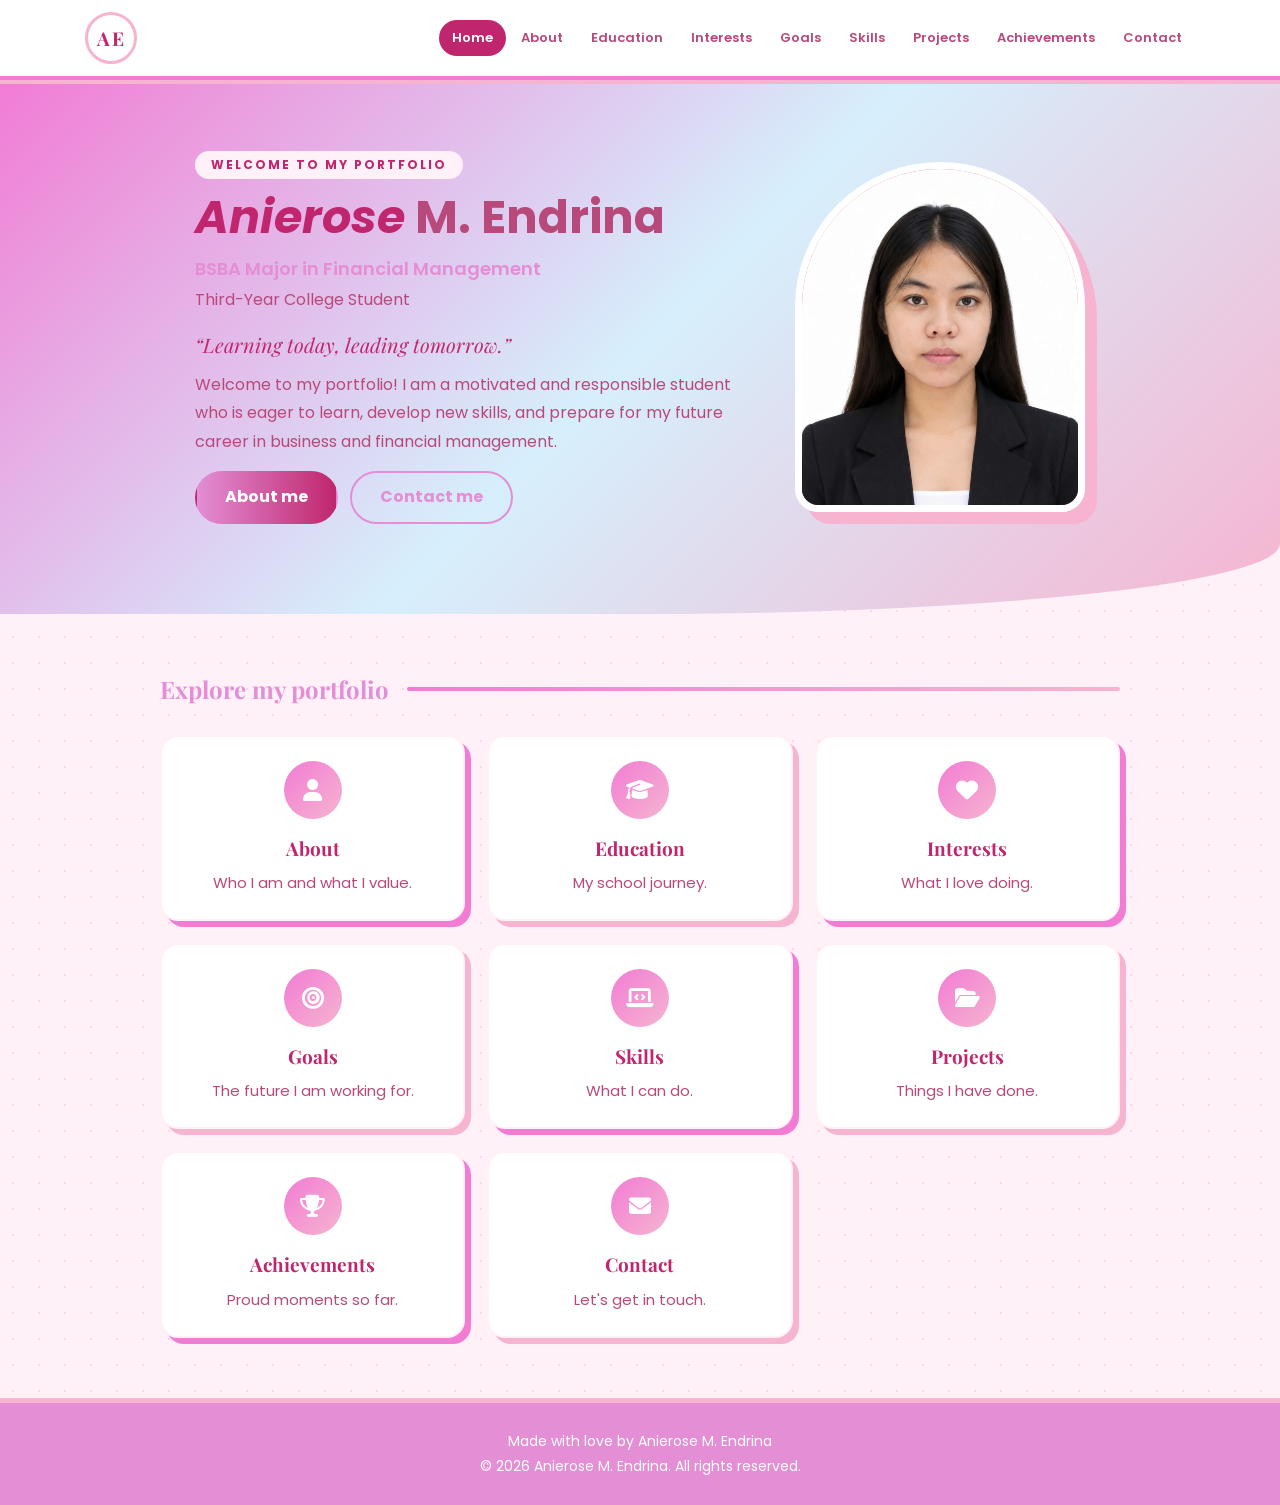
<file: index.html>
<!DOCTYPE html>
<html lang="en">
<head>
  <meta charset="UTF-8">
  <meta name="viewport" content="width=device-width, initial-scale=1.0">
  <title>Home | Anierose M. Endrina</title>
  <link rel="preconnect" href="https://fonts.googleapis.com">
  <link rel="preconnect" href="https://fonts.gstatic.com" crossorigin>
  <link href="https://fonts.googleapis.com/css2?family=Playfair+Display:wght@600;700&family=Poppins:wght@400;500;600&display=swap" rel="stylesheet">
  <link rel="stylesheet" href="https://cdnjs.cloudflare.com/ajax/libs/font-awesome/6.5.0/css/all.min.css">
  <link rel="stylesheet" href="style.css">
</head>
<body>
  <header>
    <nav>
      <a href="index.html" class="logo">AE</a>
      <ul><li><a href="index.html" class="active">Home</a></li><li><a href="about.html">About</a></li><li><a href="education.html">Education</a></li><li><a href="interests.html">Interests</a></li><li><a href="goals.html">Goals</a></li><li><a href="skills.html">Skills</a></li><li><a href="projects.html">Projects</a></li><li><a href="achievements.html">Achievements</a></li><li><a href="contact.html">Contact</a></li></ul>
    </nav>
  </header>
  <div class="hero">
    <div class="hero-text">
      <span class="tag">Welcome to my portfolio</span>
      <h1><em>Anierose</em> M. Endrina</h1>
      <p class="sub">BSBA Major in Financial Management</p>
      <p class="small">Third-Year College Student</p>
      <p class="motto">&ldquo;Learning today, leading tomorrow.&rdquo;</p>
      <p>Welcome to my portfolio! I am a motivated and responsible student who is eager to learn, develop new skills, and prepare for my future career in business and financial management.</p>
      <div class="btns"><a href="about.html" class="button">About me</a><a href="contact.html" class="button ghost">Contact me</a></div>
    </div>
    <div class="photo "><img src="./images/77c08b22-f913-43d9-b698-185d0fe3634a.jfif" alt="CR"></div>
  </div>
  <main>
    <section>
<h2 class="major ">Explore my portfolio</h2>
<div class="cards c3"><a class="card link" href="about.html">
  <i class="fa-solid fa-user"></i><h3>About</h3><p>Who I am and what I value.</p></a><a class="card link" href="education.html"><i class="fa-solid fa-graduation-cap"></i><h3>Education</h3><p>My school journey.</p></a><a class="card link" href="interests.html"><i class="fa-solid fa-heart"></i><h3>Interests</h3><p>What I love doing.</p></a><a class="card link" href="goals.html"><i class="fa-solid fa-bullseye"></i><h3>Goals</h3><p>The future I am working for.</p></a><a class="card link" href="skills.html"><i class="fa-solid fa-laptop-code"></i><h3>Skills</h3><p>What I can do.</p></a><a class="card link" href="projects.html"><i class="fa-solid fa-folder-open"></i><h3>Projects</h3><p>Things I have done.</p></a><a class="card link" href="achievements.html"><i class="fa-solid fa-trophy"></i><h3>Achievements</h3><p>Proud moments so far.</p></a><a class="card link" href="contact.html"><i class="fa-solid fa-envelope"></i><h3>Contact</h3><p>Let's get in touch.</p></a></div>
    </section>
  </main>
  <footer>
    <p>Made with love by Anierose M. Endrina</p>
    <p>&copy; 2026 Anierose M. Endrina. All rights reserved.</p>
  </footer>
</body>
</html>
</file>
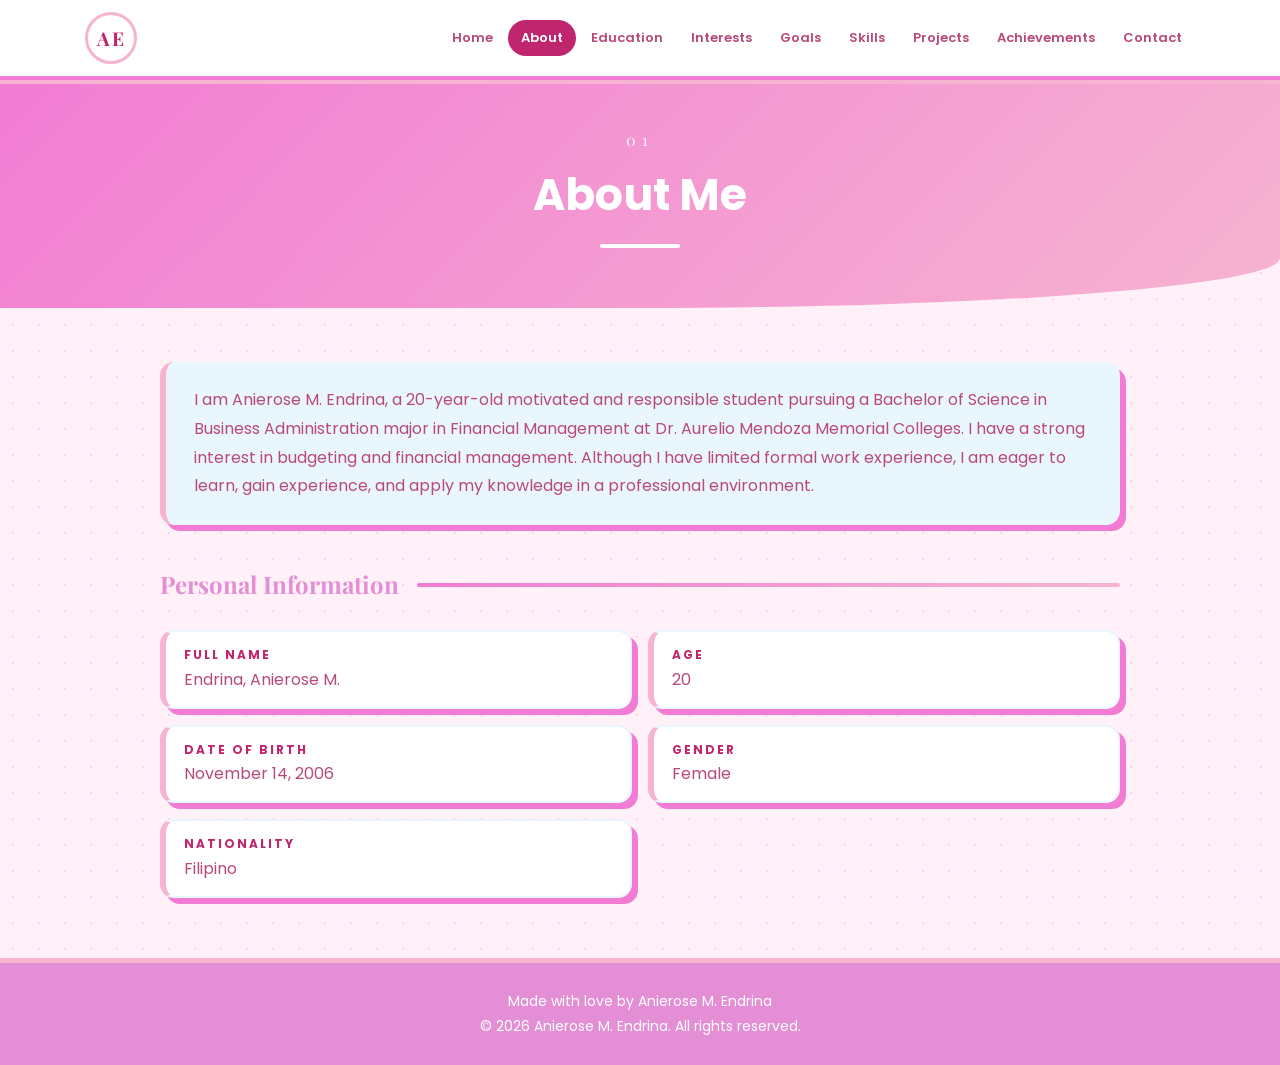
<file: about.html>
<!DOCTYPE html>
<html lang="en">
<head>
  <meta charset="UTF-8">
  <meta name="viewport" content="width=device-width, initial-scale=1.0">
  <title>About | Anierose M. Endrina</title>
  <link rel="preconnect" href="https://fonts.googleapis.com">
  <link rel="preconnect" href="https://fonts.gstatic.com" crossorigin>
  <link href="https://fonts.googleapis.com/css2?family=Playfair+Display:wght@600;700&family=Poppins:wght@400;500;600&display=swap" rel="stylesheet">
  <link rel="stylesheet" href="https://cdnjs.cloudflare.com/ajax/libs/font-awesome/6.5.0/css/all.min.css">
  <link rel="stylesheet" href="style.css">
</head>
<body>
  <header>
    <nav>
      <a href="index.html" class="logo">AE</a>
      <ul><li><a href="index.html">Home</a></li><li><a href="about.html" class="active">About</a></li><li><a href="education.html">Education</a></li><li><a href="interests.html">Interests</a></li><li><a href="goals.html">Goals</a></li><li><a href="skills.html">Skills</a></li><li><a href="projects.html">Projects</a></li><li><a href="achievements.html">Achievements</a></li><li><a href="contact.html">Contact</a></li></ul>
    </nav>
  </header>
<div class="page-head"><span class="num">01</span><h1>About Me</h1><div class="line"></div></div>  <main>
    <section>
<div class="panel"><p>I am Anierose M. Endrina, a 20-year-old motivated and responsible student pursuing a Bachelor of Science in Business Administration major in Financial Management at Dr. Aurelio Mendoza Memorial Colleges. I have a strong interest in budgeting and financial management. Although I have limited formal work experience, I am eager to learn, gain experience, and apply my knowledge in a professional environment.</p></div>
<h2 class="major gap">Personal Information</h2>
<div class="info"><div class="row"><b>Full Name</b><span>Endrina, Anierose M.</span></div><div class="row"><b>Age</b><span>20</span></div><div class="row"><b>Date of Birth</b><span>November 14, 2006</span></div><div class="row"><b>Gender</b><span>Female</span></div><div class="row"><b>Nationality</b><span>Filipino</span></div></div>
    </section>
  </main>
  <footer>
    <p>Made with love by Anierose M. Endrina</p>
    <p>&copy; 2026 Anierose M. Endrina. All rights reserved.</p>
  </footer>
</body>
</html>
</file>
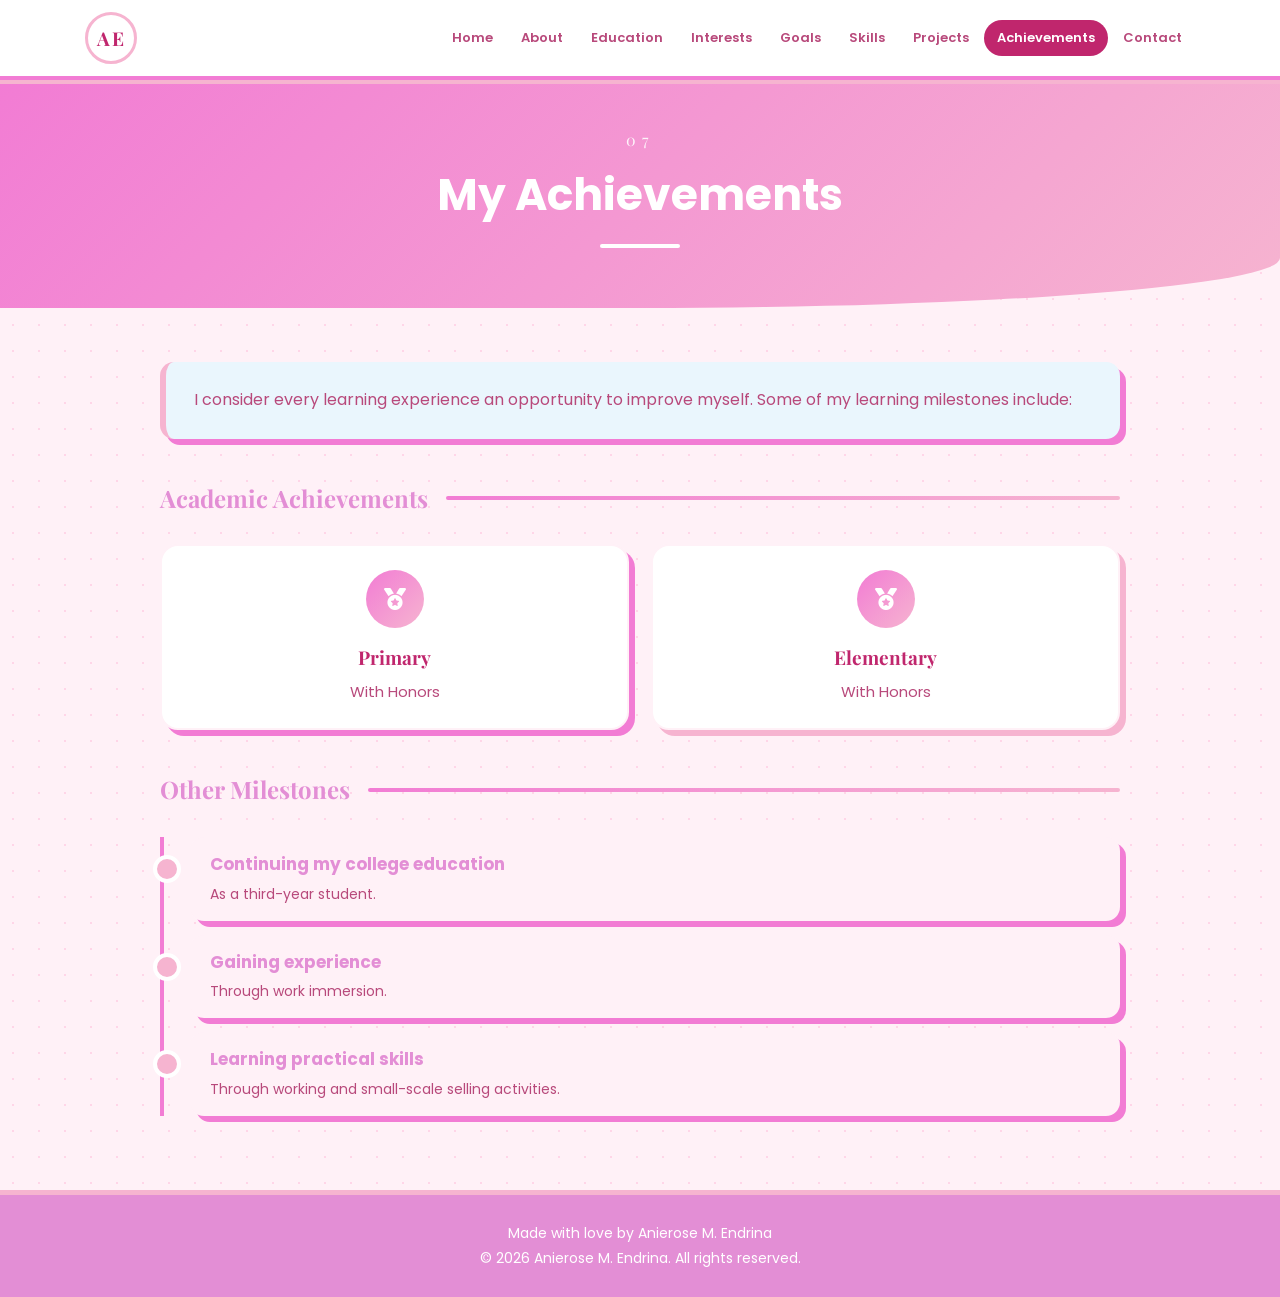
<file: achievements.html>
<!DOCTYPE html>
<html lang="en">
<head>
  <meta charset="UTF-8">
  <meta name="viewport" content="width=device-width, initial-scale=1.0">
  <title>Achievements | Anierose M. Endrina</title>
  <link rel="preconnect" href="https://fonts.googleapis.com">
  <link rel="preconnect" href="https://fonts.gstatic.com" crossorigin>
  <link href="https://fonts.googleapis.com/css2?family=Playfair+Display:wght@600;700&family=Poppins:wght@400;500;600&display=swap" rel="stylesheet">
  <link rel="stylesheet" href="https://cdnjs.cloudflare.com/ajax/libs/font-awesome/6.5.0/css/all.min.css">
  <link rel="stylesheet" href="style.css">
</head>
<body>
  <header>
    <nav>
      <a href="index.html" class="logo">AE</a>
      <ul><li><a href="index.html">Home</a></li><li><a href="about.html">About</a></li><li><a href="education.html">Education</a></li><li><a href="interests.html">Interests</a></li><li><a href="goals.html">Goals</a></li><li><a href="skills.html">Skills</a></li><li><a href="projects.html">Projects</a></li><li><a href="achievements.html" class="active">Achievements</a></li><li><a href="contact.html">Contact</a></li></ul>
    </nav>
  </header>
<div class="page-head"><span class="num">07</span><h1>My Achievements</h1><div class="line"></div></div>  <main>
    <section>
<div class="panel"><p>I consider every learning experience an opportunity to improve myself. Some of my learning milestones include:</p></div>
<h2 class="major gap">Academic Achievements</h2>
<div class="cards c2"><div class="card"><i class="fa-solid fa-medal"></i><h3>Primary</h3><p>With Honors</p></div><div class="card"><i class="fa-solid fa-medal"></i><h3>Elementary</h3><p>With Honors</p></div></div>
<h2 class="major gap">Other Milestones</h2>
<div class="timeline"><div class="step"><b>Continuing my college education</b><span>As a third-year student.</span></div><div class="step"><b>Gaining experience</b><span>Through work immersion.</span></div><div class="step"><b>Learning practical skills</b><span>Through working and small-scale selling activities.</span></div></div>
    </section>
  </main>
  <footer>
    <p>Made with love by Anierose M. Endrina</p>
    <p>&copy; 2026 Anierose M. Endrina. All rights reserved.</p>
  </footer>
</body>
</html>
</file>
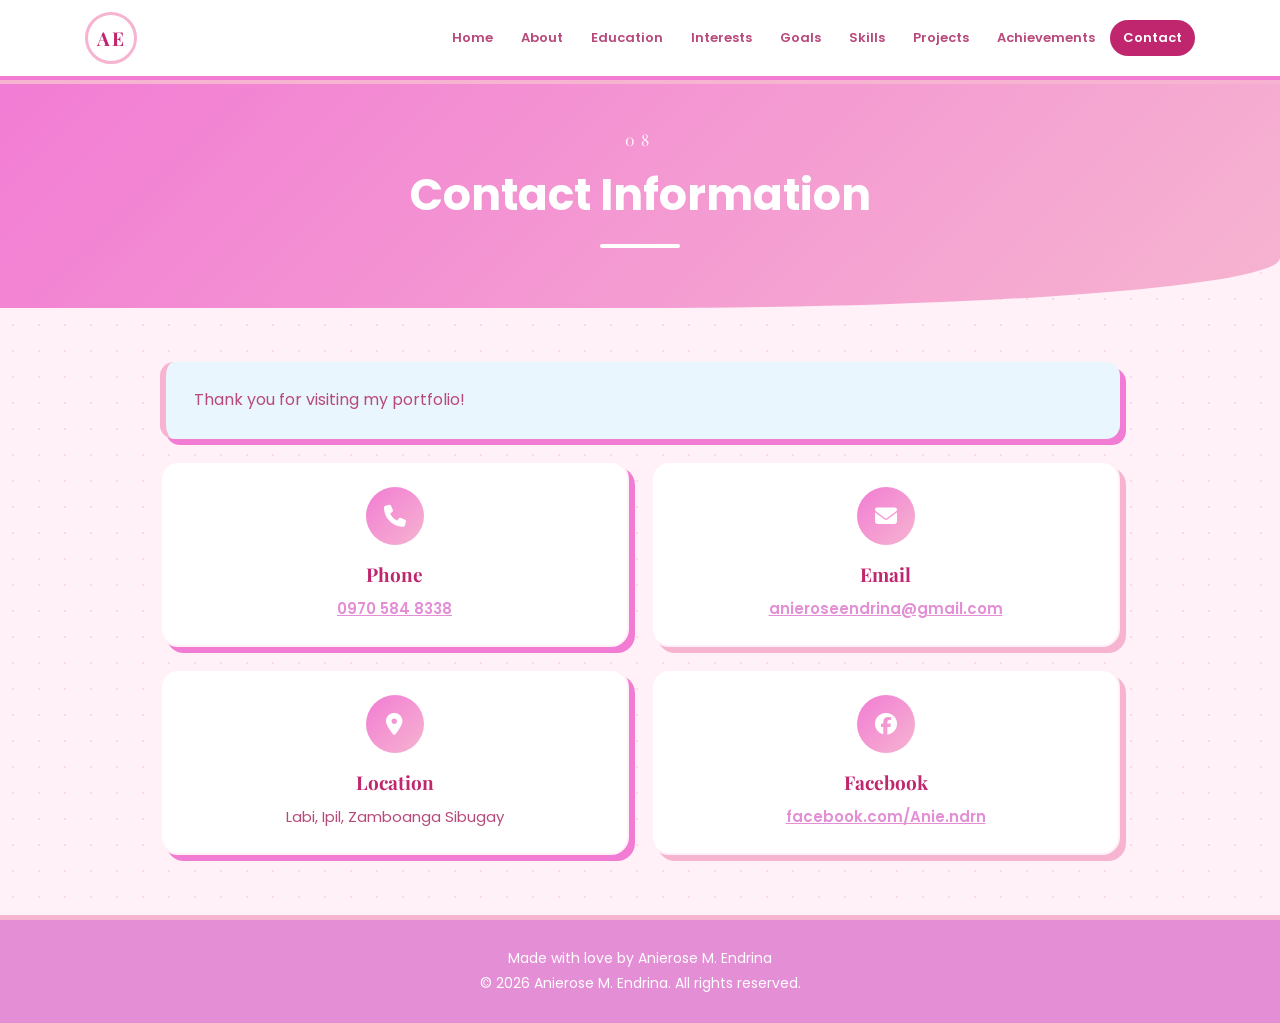
<file: contact.html>
<!DOCTYPE html>
<html lang="en">
<head>
  <meta charset="UTF-8">
  <meta name="viewport" content="width=device-width, initial-scale=1.0">
  <title>Contact | Anierose M. Endrina</title>
  <link rel="preconnect" href="https://fonts.googleapis.com">
  <link rel="preconnect" href="https://fonts.gstatic.com" crossorigin>
  <link href="https://fonts.googleapis.com/css2?family=Playfair+Display:wght@600;700&family=Poppins:wght@400;500;600&display=swap" rel="stylesheet">
  <link rel="stylesheet" href="https://cdnjs.cloudflare.com/ajax/libs/font-awesome/6.5.0/css/all.min.css">
  <link rel="stylesheet" href="style.css">
</head>
<body>
  <header>
    <nav>
      <a href="index.html" class="logo">AE</a>
      <ul><li><a href="index.html">Home</a></li><li><a href="about.html">About</a></li><li><a href="education.html">Education</a></li><li><a href="interests.html">Interests</a></li><li><a href="goals.html">Goals</a></li><li><a href="skills.html">Skills</a></li><li><a href="projects.html">Projects</a></li><li><a href="achievements.html">Achievements</a></li><li><a href="contact.html" class="active">Contact</a></li></ul>
    </nav>
  </header>
<div class="page-head"><span class="num">08</span><h1>Contact Information</h1><div class="line"></div></div>  <main>
    <section>
<div class="panel"><p>Thank you for visiting my portfolio!</p></div>
<div style="height:22px"></div>
<div class="cards c2"><div class="card"><i class="fa-solid fa-phone"></i><h3>Phone</h3><p><a href="tel:09705848338">0970 584 8338</a></p></div><div class="card"><i class="fa-solid fa-envelope"></i><h3>Email</h3><p><a href="mailto:anieroseendrina@gmail.com">anieroseendrina@gmail.com</a></p></div><div class="card"><i class="fa-solid fa-location-dot"></i><h3>Location</h3><p>Labi, Ipil, Zamboanga Sibugay</p></div><div class="card"><i class="fa-brands fa-facebook"></i><h3>Facebook</h3><p><a href="https://www.facebook.com/Anie.ndrn">facebook.com/Anie.ndrn</a></p></div></div>
    </section>
  </main>
  <footer>
    <p>Made with love by Anierose M. Endrina</p>
    <p>&copy; 2026 Anierose M. Endrina. All rights reserved.</p>
  </footer>
</body>
</html>
</file>
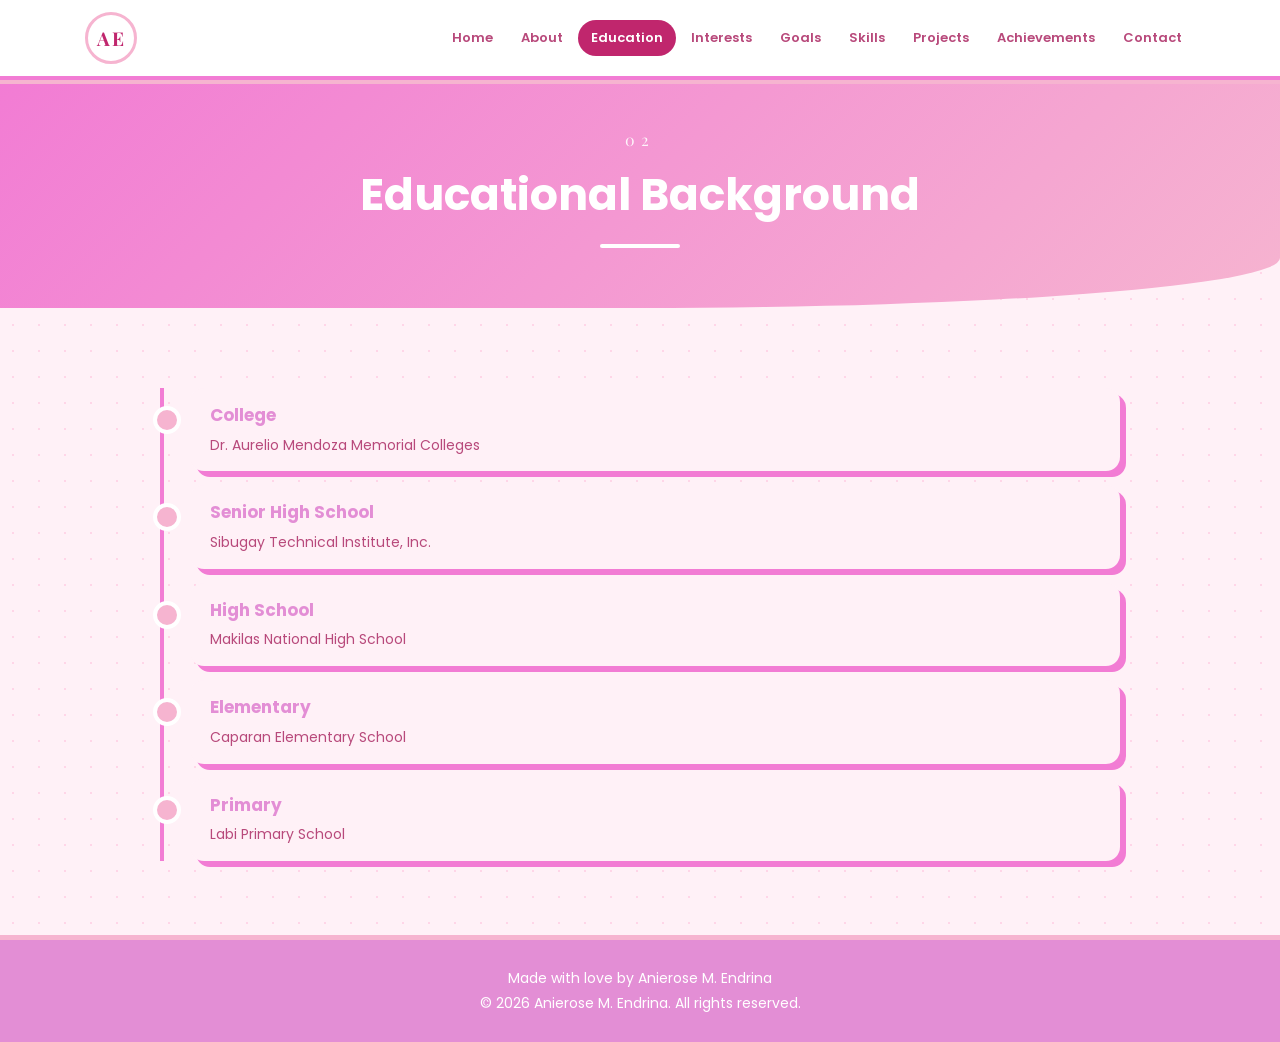
<file: education.html>
<!DOCTYPE html>
<html lang="en">
<head>
  <meta charset="UTF-8">
  <meta name="viewport" content="width=device-width, initial-scale=1.0">
  <title>Education | Anierose M. Endrina</title>
  <link rel="preconnect" href="https://fonts.googleapis.com">
  <link rel="preconnect" href="https://fonts.gstatic.com" crossorigin>
  <link href="https://fonts.googleapis.com/css2?family=Playfair+Display:wght@600;700&family=Poppins:wght@400;500;600&display=swap" rel="stylesheet">
  <link rel="stylesheet" href="https://cdnjs.cloudflare.com/ajax/libs/font-awesome/6.5.0/css/all.min.css">
  <link rel="stylesheet" href="style.css">
</head>
<body>
  <header>
    <nav>
      <a href="index.html" class="logo">AE</a>
      <ul><li><a href="index.html">Home</a></li><li><a href="about.html">About</a></li><li><a href="education.html" class="active">Education</a></li><li><a href="interests.html">Interests</a></li><li><a href="goals.html">Goals</a></li><li><a href="skills.html">Skills</a></li><li><a href="projects.html">Projects</a></li><li><a href="achievements.html">Achievements</a></li><li><a href="contact.html">Contact</a></li></ul>
    </nav>
  </header>
<div class="page-head"><span class="num">02</span><h1>Educational Background</h1><div class="line"></div></div>  <main>
    <section>
<div class="timeline"><div class="step"><b>College</b><span>Dr. Aurelio Mendoza Memorial Colleges</span></div><div class="step"><b>Senior High School</b><span>Sibugay Technical Institute, Inc.</span></div><div class="step"><b>High School</b><span>Makilas National High School</span></div><div class="step"><b>Elementary</b><span>Caparan Elementary School</span></div><div class="step"><b>Primary</b><span>Labi Primary School</span></div></div>
    </section>
  </main>
  <footer>
    <p>Made with love by Anierose M. Endrina</p>
    <p>&copy; 2026 Anierose M. Endrina. All rights reserved.</p>
  </footer>
</body>
</html>
</file>
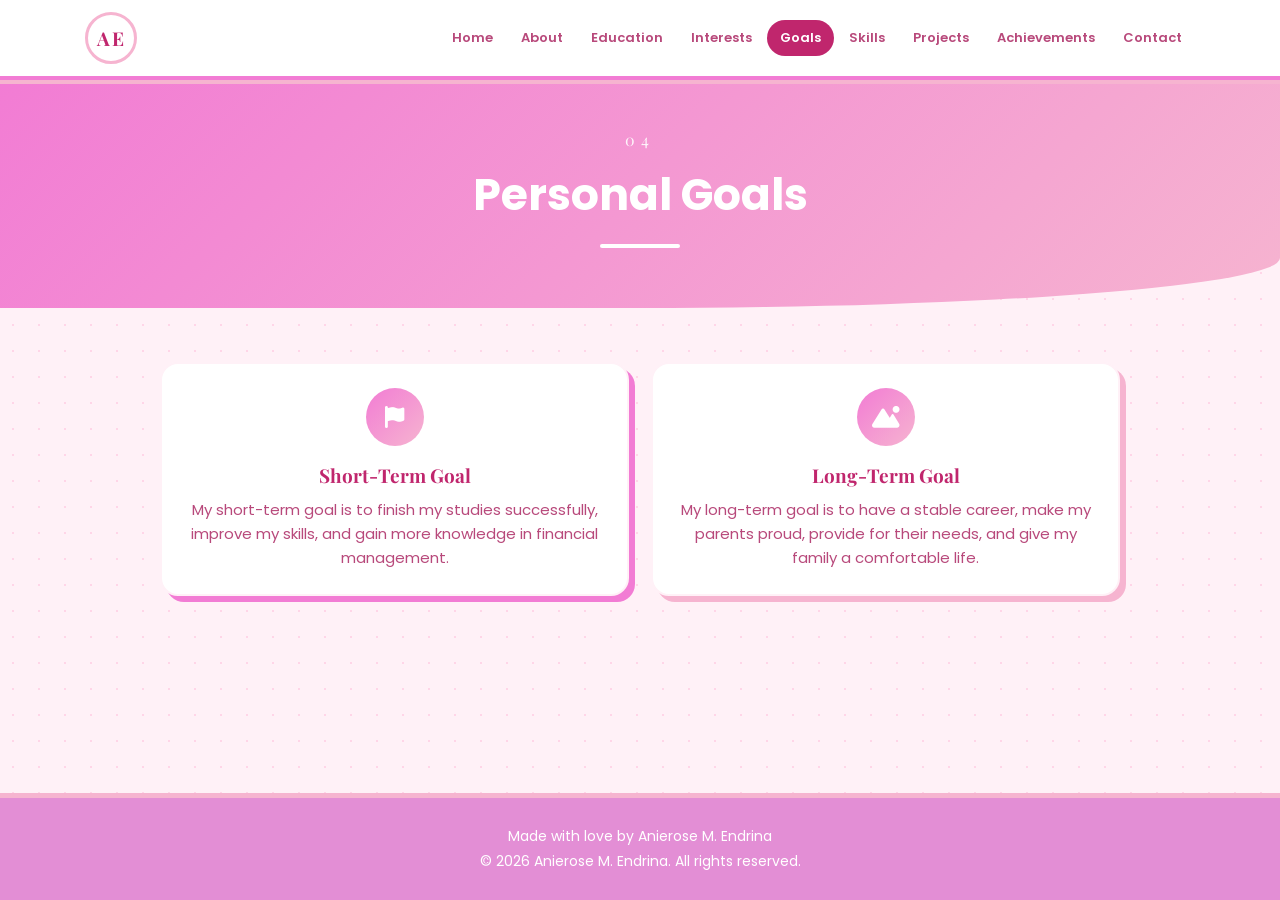
<file: goals.html>
<!DOCTYPE html>
<html lang="en">
<head>
  <meta charset="UTF-8">
  <meta name="viewport" content="width=device-width, initial-scale=1.0">
  <title>Goals | Anierose M. Endrina</title>
  <link rel="preconnect" href="https://fonts.googleapis.com">
  <link rel="preconnect" href="https://fonts.gstatic.com" crossorigin>
  <link href="https://fonts.googleapis.com/css2?family=Playfair+Display:wght@600;700&family=Poppins:wght@400;500;600&display=swap" rel="stylesheet">
  <link rel="stylesheet" href="https://cdnjs.cloudflare.com/ajax/libs/font-awesome/6.5.0/css/all.min.css">
  <link rel="stylesheet" href="style.css">
</head>
<body>
  <header>
    <nav>
      <a href="index.html" class="logo">AE</a>
      <ul><li><a href="index.html">Home</a></li><li><a href="about.html">About</a></li><li><a href="education.html">Education</a></li><li><a href="interests.html">Interests</a></li><li><a href="goals.html" class="active">Goals</a></li><li><a href="skills.html">Skills</a></li><li><a href="projects.html">Projects</a></li><li><a href="achievements.html">Achievements</a></li><li><a href="contact.html">Contact</a></li></ul>
    </nav>
  </header>
<div class="page-head"><span class="num">04</span><h1>Personal Goals</h1><div class="line"></div></div>  <main>
    <section>
<div class="cards c2"><div class="card"><i class="fa-solid fa-flag"></i><h3>Short-Term Goal</h3><p>My short-term goal is to finish my studies successfully, improve my skills, and gain more knowledge in financial management.</p></div><div class="card"><i class="fa-solid fa-mountain-sun"></i><h3>Long-Term Goal</h3><p>My long-term goal is to have a stable career, make my parents proud, provide for their needs, and give my family a comfortable life.</p></div></div>
    </section>
  </main>
  <footer>
    <p>Made with love by Anierose M. Endrina</p>
    <p>&copy; 2026 Anierose M. Endrina. All rights reserved.</p>
  </footer>
</body>
</html>
</file>
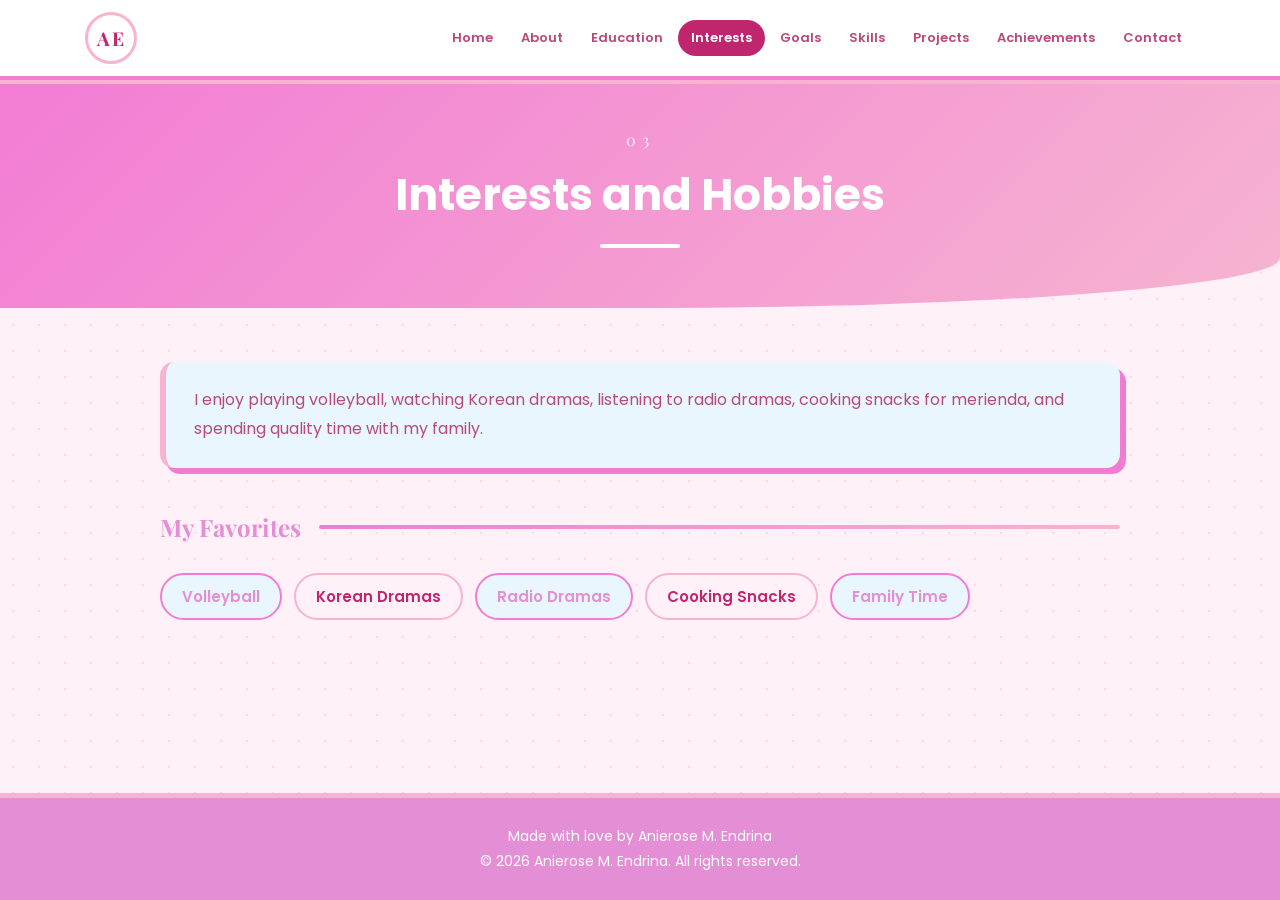
<file: interests.html>
<!DOCTYPE html>
<html lang="en">
<head>
  <meta charset="UTF-8">
  <meta name="viewport" content="width=device-width, initial-scale=1.0">
  <title>Interests | Anierose M. Endrina</title>
  <link rel="preconnect" href="https://fonts.googleapis.com">
  <link rel="preconnect" href="https://fonts.gstatic.com" crossorigin>
  <link href="https://fonts.googleapis.com/css2?family=Playfair+Display:wght@600;700&family=Poppins:wght@400;500;600&display=swap" rel="stylesheet">
  <link rel="stylesheet" href="https://cdnjs.cloudflare.com/ajax/libs/font-awesome/6.5.0/css/all.min.css">
  <link rel="stylesheet" href="style.css">
</head>
<body>
  <header>
    <nav>
      <a href="index.html" class="logo">AE</a>
      <ul><li><a href="index.html">Home</a></li><li><a href="about.html">About</a></li><li><a href="education.html">Education</a></li><li><a href="interests.html" class="active">Interests</a></li><li><a href="goals.html">Goals</a></li><li><a href="skills.html">Skills</a></li><li><a href="projects.html">Projects</a></li><li><a href="achievements.html">Achievements</a></li><li><a href="contact.html">Contact</a></li></ul>
    </nav>
  </header>
<div class="page-head"><span class="num">03</span><h1>Interests and Hobbies</h1><div class="line"></div></div>  <main>
    <section>
<div class="panel"><p>I enjoy playing volleyball, watching Korean dramas, listening to radio dramas, cooking snacks for merienda, and spending quality time with my family.</p></div>
<h2 class="major gap">My Favorites</h2>
<div class="tags"><span>Volleyball</span><span>Korean Dramas</span><span>Radio Dramas</span><span>Cooking Snacks</span><span>Family Time</span></div>
    </section>
  </main>
  <footer>
    <p>Made with love by Anierose M. Endrina</p>
    <p>&copy; 2026 Anierose M. Endrina. All rights reserved.</p>
  </footer>
</body>
</html>
</file>
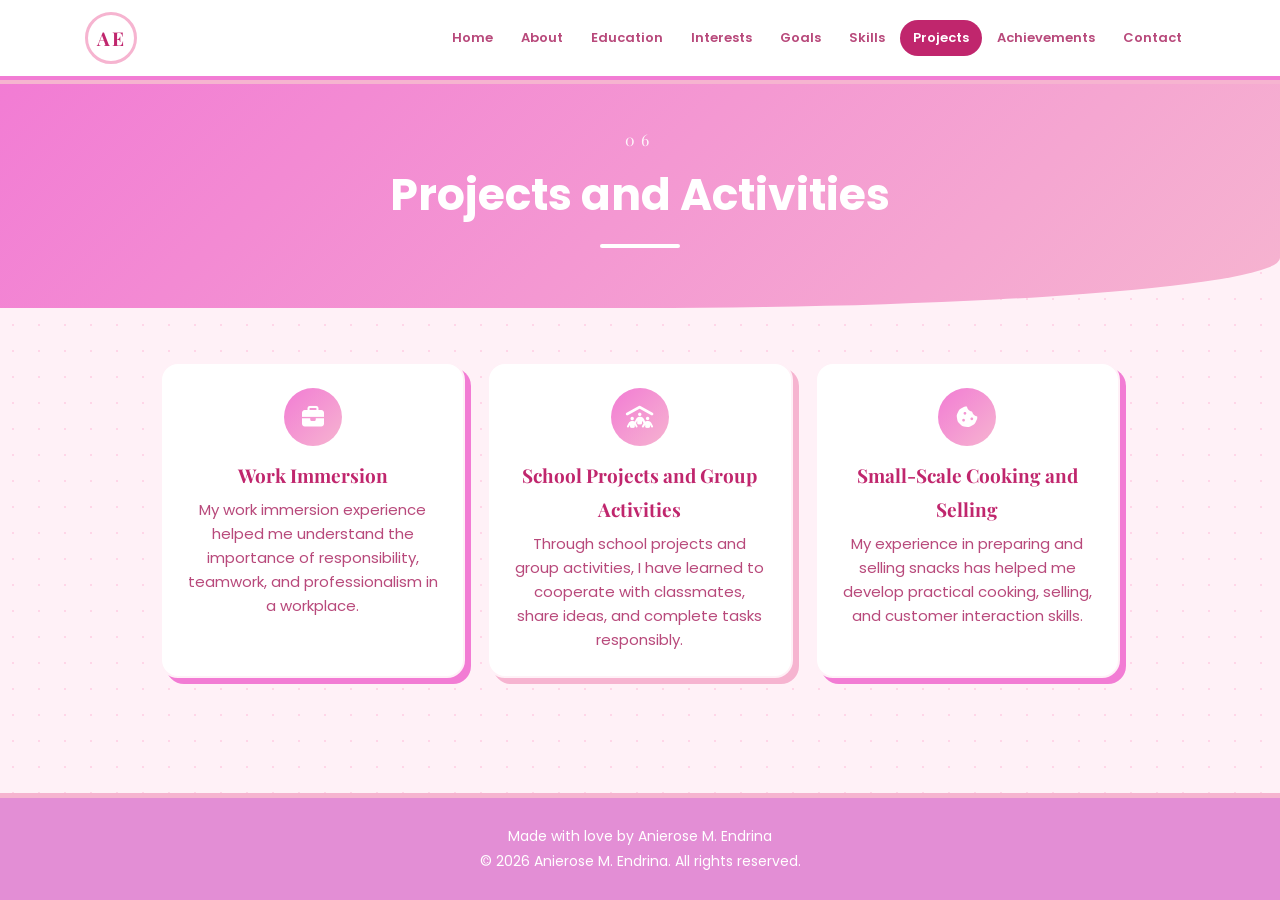
<file: projects.html>
<!DOCTYPE html>
<html lang="en">
<head>
  <meta charset="UTF-8">
  <meta name="viewport" content="width=device-width, initial-scale=1.0">
  <title>Projects | Anierose M. Endrina</title>
  <link rel="preconnect" href="https://fonts.googleapis.com">
  <link rel="preconnect" href="https://fonts.gstatic.com" crossorigin>
  <link href="https://fonts.googleapis.com/css2?family=Playfair+Display:wght@600;700&family=Poppins:wght@400;500;600&display=swap" rel="stylesheet">
  <link rel="stylesheet" href="https://cdnjs.cloudflare.com/ajax/libs/font-awesome/6.5.0/css/all.min.css">
  <link rel="stylesheet" href="style.css">
</head>
<body>
  <header>
    <nav>
      <a href="index.html" class="logo">AE</a>
      <ul><li><a href="index.html">Home</a></li><li><a href="about.html">About</a></li><li><a href="education.html">Education</a></li><li><a href="interests.html">Interests</a></li><li><a href="goals.html">Goals</a></li><li><a href="skills.html">Skills</a></li><li><a href="projects.html" class="active">Projects</a></li><li><a href="achievements.html">Achievements</a></li><li><a href="contact.html">Contact</a></li></ul>
    </nav>
  </header>
<div class="page-head"><span class="num">06</span><h1>Projects and Activities</h1><div class="line"></div></div>  <main>
    <section>
<div class="cards c3"><div class="card"><i class="fa-solid fa-briefcase"></i><h3>Work Immersion</h3><p>My work immersion experience helped me understand the importance of responsibility, teamwork, and professionalism in a workplace.</p></div><div class="card"><i class="fa-solid fa-people-roof"></i><h3>School Projects and Group Activities</h3><p>Through school projects and group activities, I have learned to cooperate with classmates, share ideas, and complete tasks responsibly.</p></div><div class="card"><i class="fa-solid fa-cookie-bite"></i><h3>Small-Scale Cooking and Selling</h3><p>My experience in preparing and selling snacks has helped me develop practical cooking, selling, and customer interaction skills.</p></div></div>
    </section>
  </main>
  <footer>
    <p>Made with love by Anierose M. Endrina</p>
    <p>&copy; 2026 Anierose M. Endrina. All rights reserved.</p>
  </footer>
</body>
</html>
</file>
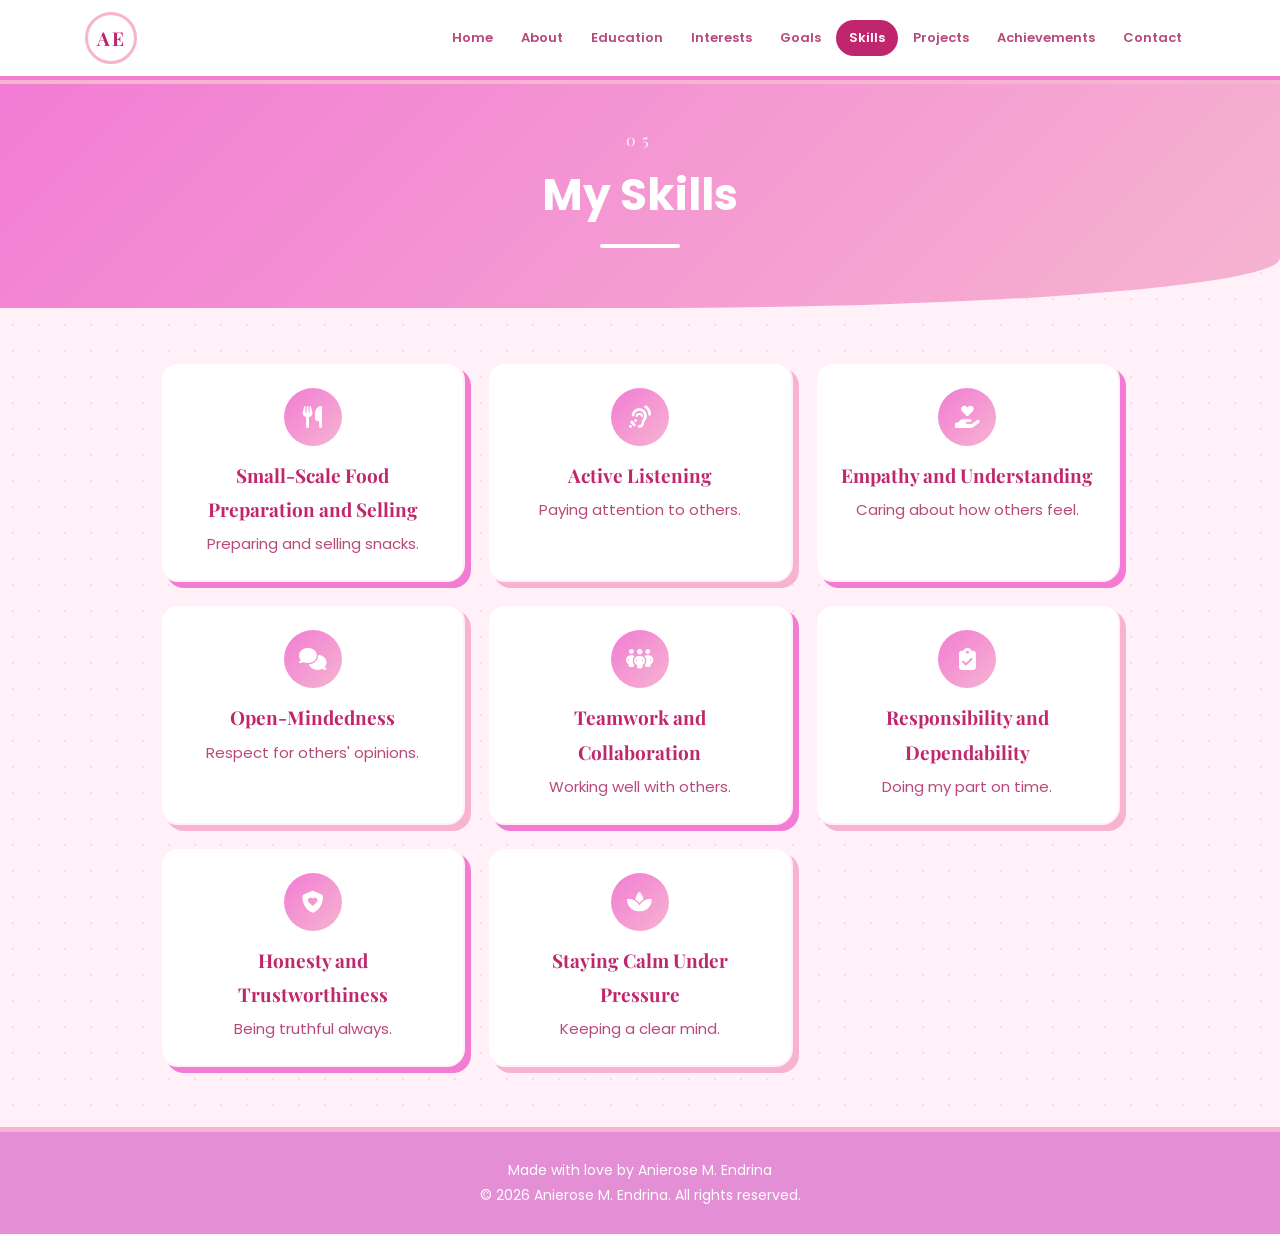
<file: skills.html>
<!DOCTYPE html>
<html lang="en">
<head>
  <meta charset="UTF-8">
  <meta name="viewport" content="width=device-width, initial-scale=1.0">
  <title>Skills | Anierose M. Endrina</title>
  <link rel="preconnect" href="https://fonts.googleapis.com">
  <link rel="preconnect" href="https://fonts.gstatic.com" crossorigin>
  <link href="https://fonts.googleapis.com/css2?family=Playfair+Display:wght@600;700&family=Poppins:wght@400;500;600&display=swap" rel="stylesheet">
  <link rel="stylesheet" href="https://cdnjs.cloudflare.com/ajax/libs/font-awesome/6.5.0/css/all.min.css">
  <link rel="stylesheet" href="style.css">
</head>
<body>
  <header>
    <nav>
      <a href="index.html" class="logo">AE</a>
      <ul><li><a href="index.html">Home</a></li><li><a href="about.html">About</a></li><li><a href="education.html">Education</a></li><li><a href="interests.html">Interests</a></li><li><a href="goals.html">Goals</a></li><li><a href="skills.html" class="active">Skills</a></li><li><a href="projects.html">Projects</a></li><li><a href="achievements.html">Achievements</a></li><li><a href="contact.html">Contact</a></li></ul>
    </nav>
  </header>
<div class="page-head"><span class="num">05</span><h1>My Skills</h1><div class="line"></div></div>  <main>
    <section>
<div class="cards c3"><div class="card"><i class="fa-solid fa-utensils"></i><h3>Small-Scale Food Preparation and Selling</h3><p>Preparing and selling snacks.</p></div><div class="card"><i class="fa-solid fa-ear-listen"></i><h3>Active Listening</h3><p>Paying attention to others.</p></div><div class="card"><i class="fa-solid fa-hand-holding-heart"></i><h3>Empathy and Understanding</h3><p>Caring about how others feel.</p></div><div class="card"><i class="fa-solid fa-comments"></i><h3>Open-Mindedness</h3><p>Respect for others' opinions.</p></div><div class="card"><i class="fa-solid fa-people-group"></i><h3>Teamwork and Collaboration</h3><p>Working well with others.</p></div><div class="card"><i class="fa-solid fa-clipboard-check"></i><h3>Responsibility and Dependability</h3><p>Doing my part on time.</p></div><div class="card"><i class="fa-solid fa-shield-heart"></i><h3>Honesty and Trustworthiness</h3><p>Being truthful always.</p></div><div class="card"><i class="fa-solid fa-spa"></i><h3>Staying Calm Under Pressure</h3><p>Keeping a clear mind.</p></div></div>
    </section>
  </main>
  <footer>
    <p>Made with love by Anierose M. Endrina</p>
    <p>&copy; 2026 Anierose M. Endrina. All rights reserved.</p>
  </footer>
</body>
</html>
</file>
<file: style.css>
:root{--sky:#f27cd4;--sky-d:#e38ed5;--sky-s:#eaf6fd;--pink:#f6b4d0;--pink-d:#c0266d;--pink-s:#fff1f7;--ink:#b8497b;--white:#fff;--head:"Playfair Display",serif}
body{font-family:"Poppins",sans-serif;font-size:16px;line-height:1.8;color:var(--ink);background:var(--pink-s);display:flex;flex-direction:column;min-height:100vh;background-image:radial-gradient(#ffd6e8 1.5px,transparent 1.5px);background-size:26px 26px}
*{margin:0;padding:0;box-sizing:border-box}
html{scroll-behavior:smooth}
a{color:inherit}
.photo{position:relative;overflow:hidden;display:flex;align-items:center;justify-content:center;background:linear-gradient(135deg,var(--sky),var(--pink))}
.photo span{font-family:var(--head);font-size:3.4rem;font-weight:500;color:var(--white)}
.photo::after{content:"";position:absolute;top:0;left:0;width:100%;height:100%;background:url("./images/77c08b22-f913-43d9-b698-185d0fe3634a.jfif") center top/cover no-repeat}
h2.major{display:flex;align-items:center;gap:18px;font-family:var(--head);font-size:24px;color:var(--sky-d);margin-bottom:24px}
h2.major::after{content:"";flex:1;height:4px;border-radius:4px;background:linear-gradient(90deg,var(--sky),var(--pink))}
h2.major.gap{margin-top:38px}
.panel{background:var(--sky-s);border-left:6px solid var(--pink);border-radius:14px;padding:24px 28px}
.panel p{margin-bottom:14px}
.panel p:last-child{margin-bottom:0}
.cards{display:grid;gap:22px}
.c2{grid-template-columns:repeat(2,1fr)}
.c3{grid-template-columns:repeat(3,1fr)}
.card{background:var(--white);border:2px solid var(--pink-s);border-radius:18px;padding:24px;text-align:center;transition:.3s}
.card:hover{transform:translateY(-6px);border-color:var(--sky);box-shadow:0 12px 26px rgba(56,189,248,.25)}
.card i{display:flex;align-items:center;justify-content:center;width:58px;height:58px;margin:0 auto 12px;border-radius:50%;background:linear-gradient(135deg,var(--sky),var(--pink));color:var(--white);font-size:22px}
.card h3{font-family:var(--head);font-size:19px;color:var(--pink-d);margin-bottom:6px}
.card p{font-size:15px;line-height:1.6}
.card.link{display:block;text-decoration:none}
.card a{color:var(--sky-d);font-weight:600;word-break:break-all}
.timeline{margin-top:26px;border-left:4px solid var(--sky);padding-left:26px}
.step{position:relative;background:var(--pink-s);border-radius:14px;padding:12px 20px;margin-bottom:14px}
.step::before{content:"";position:absolute;left:-37px;top:18px;width:20px;height:20px;border-radius:50%;background:var(--pink);border:4px solid var(--white)}
.step b{display:block;color:var(--sky-d);font-size:17px}
.step span{font-size:14px}
.tags{display:flex;flex-wrap:wrap;gap:12px;margin-top:6px}
.tags span{padding:8px 20px;border-radius:30px;background:var(--sky-s);color:var(--sky-d);font-weight:600;font-size:15px;border:2px solid var(--sky)}
.tags span:nth-child(even){background:var(--pink-s);color:var(--pink-d);border-color:var(--pink)}
.info{display:grid;grid-template-columns:repeat(2,1fr);gap:16px}
.info .row{background:var(--white);border:2px solid var(--sky-s);border-left:6px solid var(--pink);border-radius:14px;padding:12px 18px}
.info b{display:block;font-size:12px;text-transform:uppercase;letter-spacing:2px;color:var(--pink-d)}
.info span{word-break:break-word}
.info a{color:var(--sky-d);font-weight:600}
.quote{margin-top:26px;padding:24px;text-align:center;border-radius:16px;background:linear-gradient(135deg,var(--sky),var(--pink));color:var(--white);font-family:var(--head);font-size:22px;font-style:italic}
.btns{display:flex;gap:12px;flex-wrap:wrap;margin-top:14px}
.button{display:inline-block;padding:10px 28px;border-radius:30px;background:linear-gradient(90deg,var(--sky-d),var(--pink-d));color:var(--white);font-weight:700;text-decoration:none;border:2px solid transparent;transition:.3s}
.button:hover{transform:translateY(-3px)}
.button.ghost{background:transparent;color:var(--sky-d);border-color:var(--sky-d)}
.tag{display:inline-block;padding:3px 16px;border-radius:30px;background:var(--pink-s);color:var(--pink-d);font-size:12px;font-weight:700;letter-spacing:2px;text-transform:uppercase;margin-bottom:12px}

header{position:sticky;top:0;z-index:10;background:var(--white);border-bottom:4px solid var(--sky);box-shadow:0 4px 0 var(--pink)}
header nav{max-width:1150px;margin:0 auto;padding:12px 20px;display:flex;align-items:center;justify-content:space-between;flex-wrap:wrap;gap:8px}
.logo{font-family:var(--head);font-size:26px;font-weight:700;color:var(--pink-d);text-decoration:none;letter-spacing:2px;border:3px solid var(--pink);border-radius:50%;width:52px;height:52px;display:flex;align-items:center;justify-content:center;font-size:19px}
header ul{list-style:none;display:flex;flex-wrap:wrap;gap:2px}
header ul a{display:block;padding:6px 13px;border-radius:30px;font-size:13px;font-weight:600;text-decoration:none;color:var(--ink);transition:.3s}
header ul a:hover{background:var(--sky-s);color:var(--sky-d)}
header ul a.active{background:var(--pink-d);color:var(--white)}
.hero{display:flex;align-items:center;justify-content:center;flex-wrap:wrap;gap:60px;padding:70px 8% 90px;background:linear-gradient(135deg,var(--sky) 0%,#d6effc 50%,var(--pink) 100%);border-radius:0 0 50%/0 0 70px 70px}
.hero-text{max-width:540px}
.hero h1{font-size:46px;line-height:1.15;color:var(--ink);margin-bottom:10px}
.hero h1 em{color:var(--pink-d)}
.hero .sub{font-weight:600;font-size:18px;color:var(--sky-d)}
.hero .small{margin-bottom:10px}
.hero .motto{font-family:var(--head);font-style:italic;font-size:20px;margin:12px 0 8px;color:var(--pink-d)}
.hero .photo{width:290px;height:350px;border-radius:150px 150px 24px 24px;border:7px solid var(--white);box-shadow:12px 12px 0 var(--pink)}
main{flex:1}
.page-head{text-align:center;padding:46px 20px 60px;background:linear-gradient(135deg,var(--sky),var(--pink));border-radius:0 0 50%/0 0 50px 50px}
.page-head .num{display:block;font-family:var(--head);letter-spacing:6px;color:var(--white);opacity:.9}
.page-head h1{font-size:44px;color:var(--white)}
.page-head .line{width:80px;height:4px;border-radius:4px;background:var(--white);margin:10px auto 0}
section{max-width:1000px;margin:0 auto;padding:54px 20px 20px}
section .panel,section .card,section .step,section .info .row{box-shadow:6px 6px 0 var(--sky)}
section .card:nth-child(even){box-shadow:6px 6px 0 var(--pink)}
footer{text-align:center;padding:26px;margin-top:40px;background:var(--sky-d);color:var(--white);font-size:14px;border-top:5px solid var(--pink)}
@media(max-width:800px){
  .hero{flex-direction:column-reverse;text-align:center;padding:46px 6% 70px;gap:34px}
  .hero h1{font-size:32px}
  .btns{justify-content:center}
  .page-head h1{font-size:32px}
  header nav{justify-content:center}
  .c3,.c2,.info{grid-template-columns:1fr}
}
</file>
